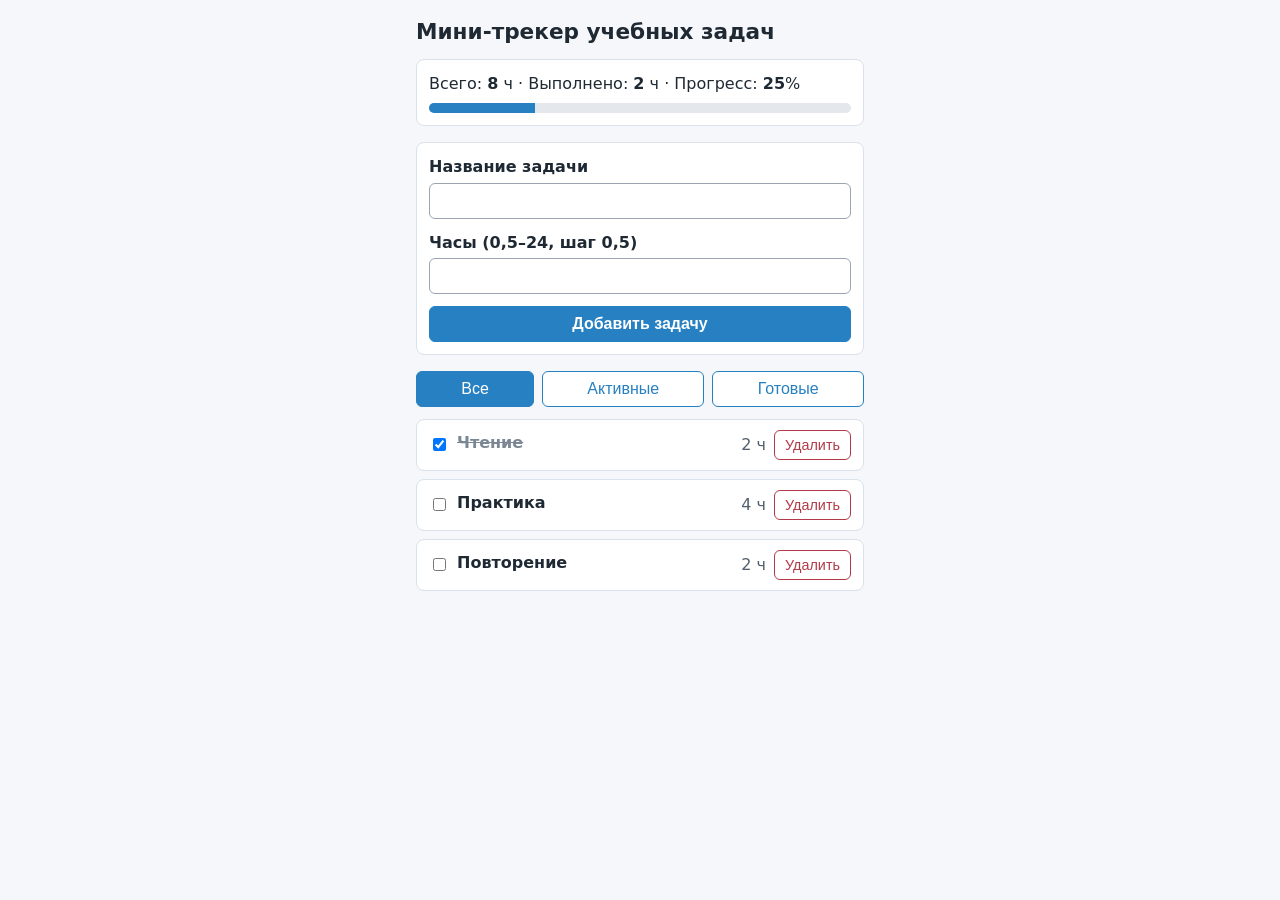
<file: direct/index.html>
<!DOCTYPE html>
<html lang="ru">
<head>
  <meta charset="UTF-8">
  <meta name="viewport" content="width=device-width, initial-scale=1.0">
  <title>Мини-трекер учебных задач</title>
  <link rel="stylesheet" href="styles.css">
</head>
<body>
  <main class="app">
    <h1>Мини-трекер учебных задач</h1>

    <section class="stats" aria-label="Итоги недели">
      <p class="stats-line">
        Всего: <strong id="total-hours">0</strong> ч ·
        Выполнено: <strong id="done-hours">0</strong> ч ·
        Прогресс: <strong id="progress-value">0</strong>%
      </p>
      <div
        class="progress-track"
        role="progressbar"
        aria-label="Прогресс по часам"
        aria-valuemin="0"
        aria-valuemax="100"
        aria-valuenow="0"
        id="progress-bar"
      >
        <div class="progress-fill" id="progress-fill"></div>
      </div>
    </section>

    <form id="task-form" novalidate>
      <div class="field">
        <label for="task-title">Название задачи</label>
        <input type="text" id="task-title" name="title" autocomplete="off">
        <p class="error" id="error-title" role="alert" hidden></p>
      </div>
      <div class="field">
        <label for="task-hours">Часы (0,5–24, шаг 0,5)</label>
        <input type="text" id="task-hours" name="hours" inputmode="decimal" autocomplete="off">
        <p class="error" id="error-hours" role="alert" hidden></p>
      </div>
      <button type="submit" class="btn-primary">Добавить задачу</button>
    </form>

    <div class="filters" role="group" aria-label="Фильтр списка">
      <button type="button" class="filter-btn" data-filter="all">Все</button>
      <button type="button" class="filter-btn" data-filter="active">Активные</button>
      <button type="button" class="filter-btn" data-filter="done">Готовые</button>
    </div>

    <p class="notice" id="storage-notice" role="status" hidden></p>

    <ul id="task-list" class="task-list"></ul>
    <p class="empty-state" id="empty-state" hidden>Список пуст. Добавьте задачу или измените фильтр.</p>
  </main>

  <script type="module" src="app.mjs"></script>
</body>
</html>
</file>
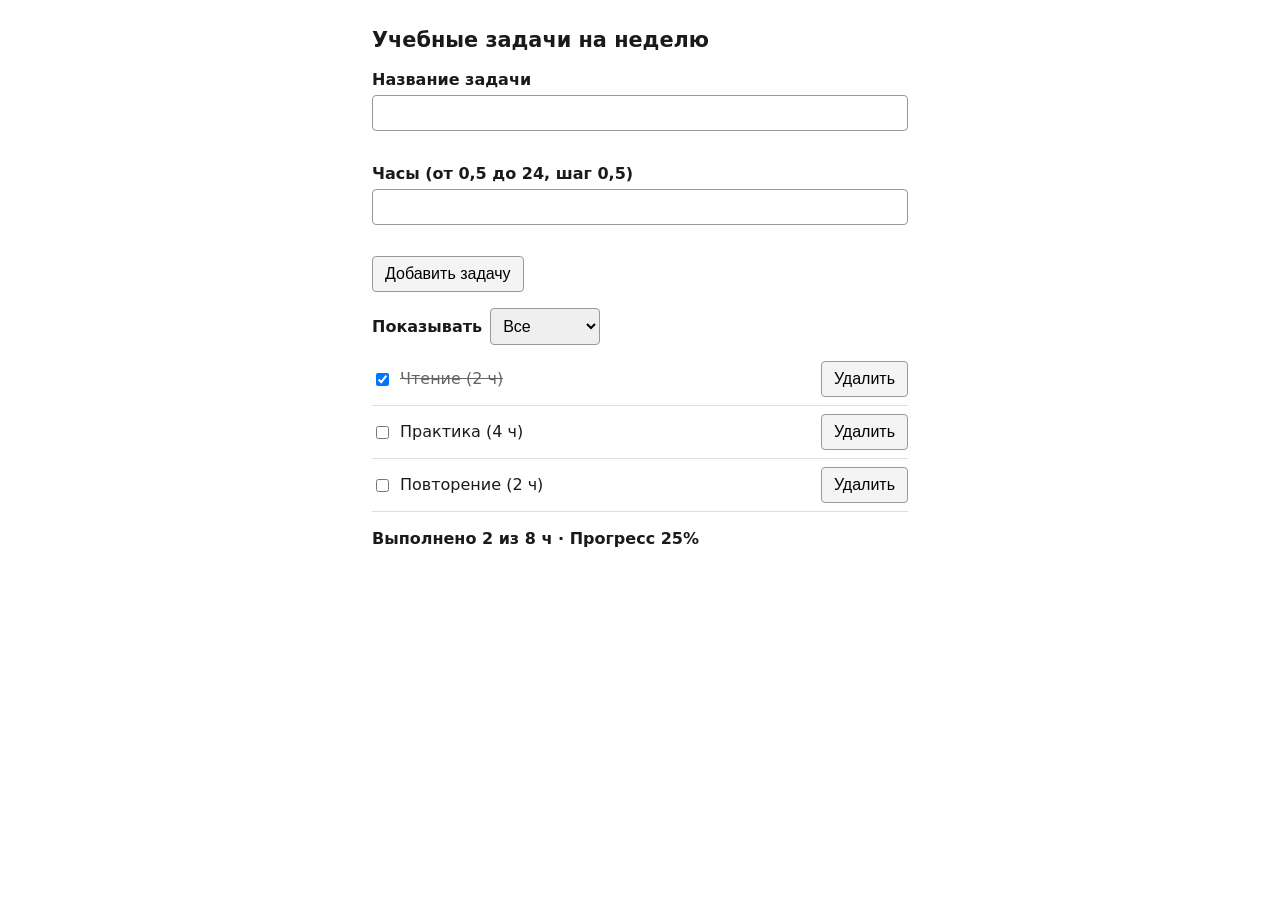
<file: with-spec/index.html>
<!doctype html>
<html lang="ru">
  <head>
    <meta charset="utf-8">
    <meta name="viewport" content="width=device-width, initial-scale=1">
    <title>Мини-трекер учебных задач</title>
    <link rel="stylesheet" href="./styles.css">
  </head>
  <body>
    <main class="app">
      <h1>Учебные задачи на неделю</h1>

      <p id="storage-warning" class="storage-warning" hidden>
        Сохранение недоступно: задачи будут жить только до закрытия вкладки.
      </p>

      <form id="task-form" novalidate>
        <div class="field">
          <label for="task-title">Название задачи</label>
          <input id="task-title" name="title" type="text" autocomplete="off">
          <span id="title-error" class="error" role="alert"></span>
        </div>
        <div class="field">
          <label for="task-hours">Часы (от 0,5 до 24, шаг 0,5)</label>
          <input id="task-hours" name="hours" type="text" inputmode="decimal" autocomplete="off">
          <span id="hours-error" class="error" role="alert"></span>
        </div>
        <button type="submit">Добавить задачу</button>
      </form>

      <div class="toolbar">
        <label for="filter">Показывать</label>
        <select id="filter">
          <option value="all">Все</option>
          <option value="active">Активные</option>
        </select>
      </div>

      <ul id="task-list" class="task-list"></ul>

      <p id="totals" class="totals" aria-live="polite"></p>
    </main>
    <script type="module" src="./app.mjs"></script>
  </body>
</html>
</file>
<file: direct/styles.css>
* {
  box-sizing: border-box;
}

html,
body {
  margin: 0;
  padding: 0;
  overflow-x: hidden;
}

body {
  font-family: system-ui, -apple-system, "Segoe UI", Roboto, sans-serif;
  font-size: 16px;
  line-height: 1.45;
  color: #1f2933;
  background: #f5f7fa;
}

.app {
  max-width: 480px;
  width: 100%;
  margin: 0 auto;
  padding: 16px;
}

h1 {
  font-size: 1.35rem;
  margin: 0 0 12px;
}

.stats {
  background: #ffffff;
  border: 1px solid #d9e2ec;
  border-radius: 8px;
  padding: 12px;
  margin-bottom: 16px;
}

.stats-line {
  margin: 0 0 8px;
}

.progress-track {
  width: 100%;
  height: 10px;
  background: #e4e7eb;
  border-radius: 5px;
  overflow: hidden;
}

.progress-fill {
  height: 100%;
  width: 0%;
  background: #2680c2;
  transition: width 0.2s ease;
}

#task-form {
  background: #ffffff;
  border: 1px solid #d9e2ec;
  border-radius: 8px;
  padding: 12px;
  margin-bottom: 16px;
}

.field {
  margin-bottom: 12px;
}

label {
  display: block;
  margin-bottom: 4px;
  font-weight: 600;
}

input[type="text"] {
  width: 100%;
  min-width: 0;
  padding: 8px;
  font-size: 1rem;
  border: 1px solid #9aa5b1;
  border-radius: 6px;
}

input[type="text"]:focus {
  outline: 2px solid #2680c2;
  outline-offset: 1px;
}

.error {
  margin: 4px 0 0;
  color: #b23a48;
  font-size: 0.9rem;
}

.btn-primary,
.filter-btn {
  font-size: 1rem;
  padding: 8px 14px;
  border-radius: 6px;
  border: 1px solid #2680c2;
  cursor: pointer;
}

.btn-primary {
  width: 100%;
  background: #2680c2;
  color: #ffffff;
  font-weight: 600;
}

.btn-primary:hover {
  background: #1d66a0;
}

.filters {
  display: flex;
  flex-wrap: wrap;
  gap: 8px;
  margin-bottom: 12px;
}

.filter-btn {
  background: #ffffff;
  color: #2680c2;
  flex: 1 1 auto;
  min-width: 0;
}

.filter-btn[aria-pressed="true"] {
  background: #2680c2;
  color: #ffffff;
}

.notice {
  margin: 0 0 12px;
  padding: 8px 12px;
  background: #fff4e5;
  border: 1px solid #f0c36d;
  border-radius: 6px;
  font-size: 0.95rem;
}

.task-list {
  list-style: none;
  margin: 0;
  padding: 0;
}

.task-item {
  display: flex;
  align-items: center;
  flex-wrap: wrap;
  gap: 8px;
  background: #ffffff;
  border: 1px solid #d9e2ec;
  border-radius: 8px;
  padding: 10px 12px;
  margin-bottom: 8px;
}

.task-title {
  flex: 1 1 auto;
  min-width: 0;
  overflow-wrap: anywhere;
}

.task-item.done .task-title {
  text-decoration: line-through;
  color: #7b8794;
}

.task-hours {
  white-space: nowrap;
  color: #52606d;
}

.btn-delete {
  font-size: 0.9rem;
  padding: 6px 10px;
  border-radius: 6px;
  border: 1px solid #b23a48;
  background: #ffffff;
  color: #b23a48;
  cursor: pointer;
}

.btn-delete:hover {
  background: #b23a48;
  color: #ffffff;
}

.empty-state {
  color: #52606d;
  text-align: center;
  padding: 16px 0;
}
</file>
<file: with-spec/styles.css>
* {
  box-sizing: border-box;
}

body {
  margin: 0;
  font-family: system-ui, -apple-system, sans-serif;
  font-size: 16px;
  line-height: 1.4;
  color: #1a1a1a;
}

.app {
  width: 100%;
  max-width: 560px;
  margin: 0 auto;
  padding: 12px;
}

h1 {
  font-size: 1.3rem;
}

.storage-warning {
  background: #fff3cd;
  border: 1px solid #e0c56e;
  border-radius: 6px;
  padding: 8px;
}

.field {
  margin-bottom: 12px;
}

label {
  display: block;
  margin-bottom: 4px;
  font-weight: 600;
}

input[type='text'],
select {
  width: 100%;
  padding: 8px;
  font-size: 1rem;
  border: 1px solid #999;
  border-radius: 4px;
}

button {
  padding: 8px 12px;
  font-size: 1rem;
  border: 1px solid #999;
  border-radius: 4px;
  background: #f4f4f4;
  cursor: pointer;
}

.error {
  display: block;
  min-height: 1.2em;
  margin-top: 2px;
  color: #b00020;
  font-size: 0.9rem;
}

.toolbar {
  display: flex;
  align-items: center;
  gap: 8px;
  margin: 16px 0 8px;
}

.toolbar label {
  margin-bottom: 0;
}

.toolbar select {
  width: auto;
  flex: 0 1 auto;
}

.task-list {
  list-style: none;
  margin: 0 0 16px;
  padding: 0;
}

.task-item {
  display: flex;
  align-items: center;
  flex-wrap: wrap;
  gap: 8px;
  padding: 8px 0;
  border-bottom: 1px solid #ddd;
}

.task-title {
  flex: 1 1 140px;
}

.task-title.done {
  color: #666;
  text-decoration: line-through;
}

.totals {
  font-weight: 600;
}
</file>
